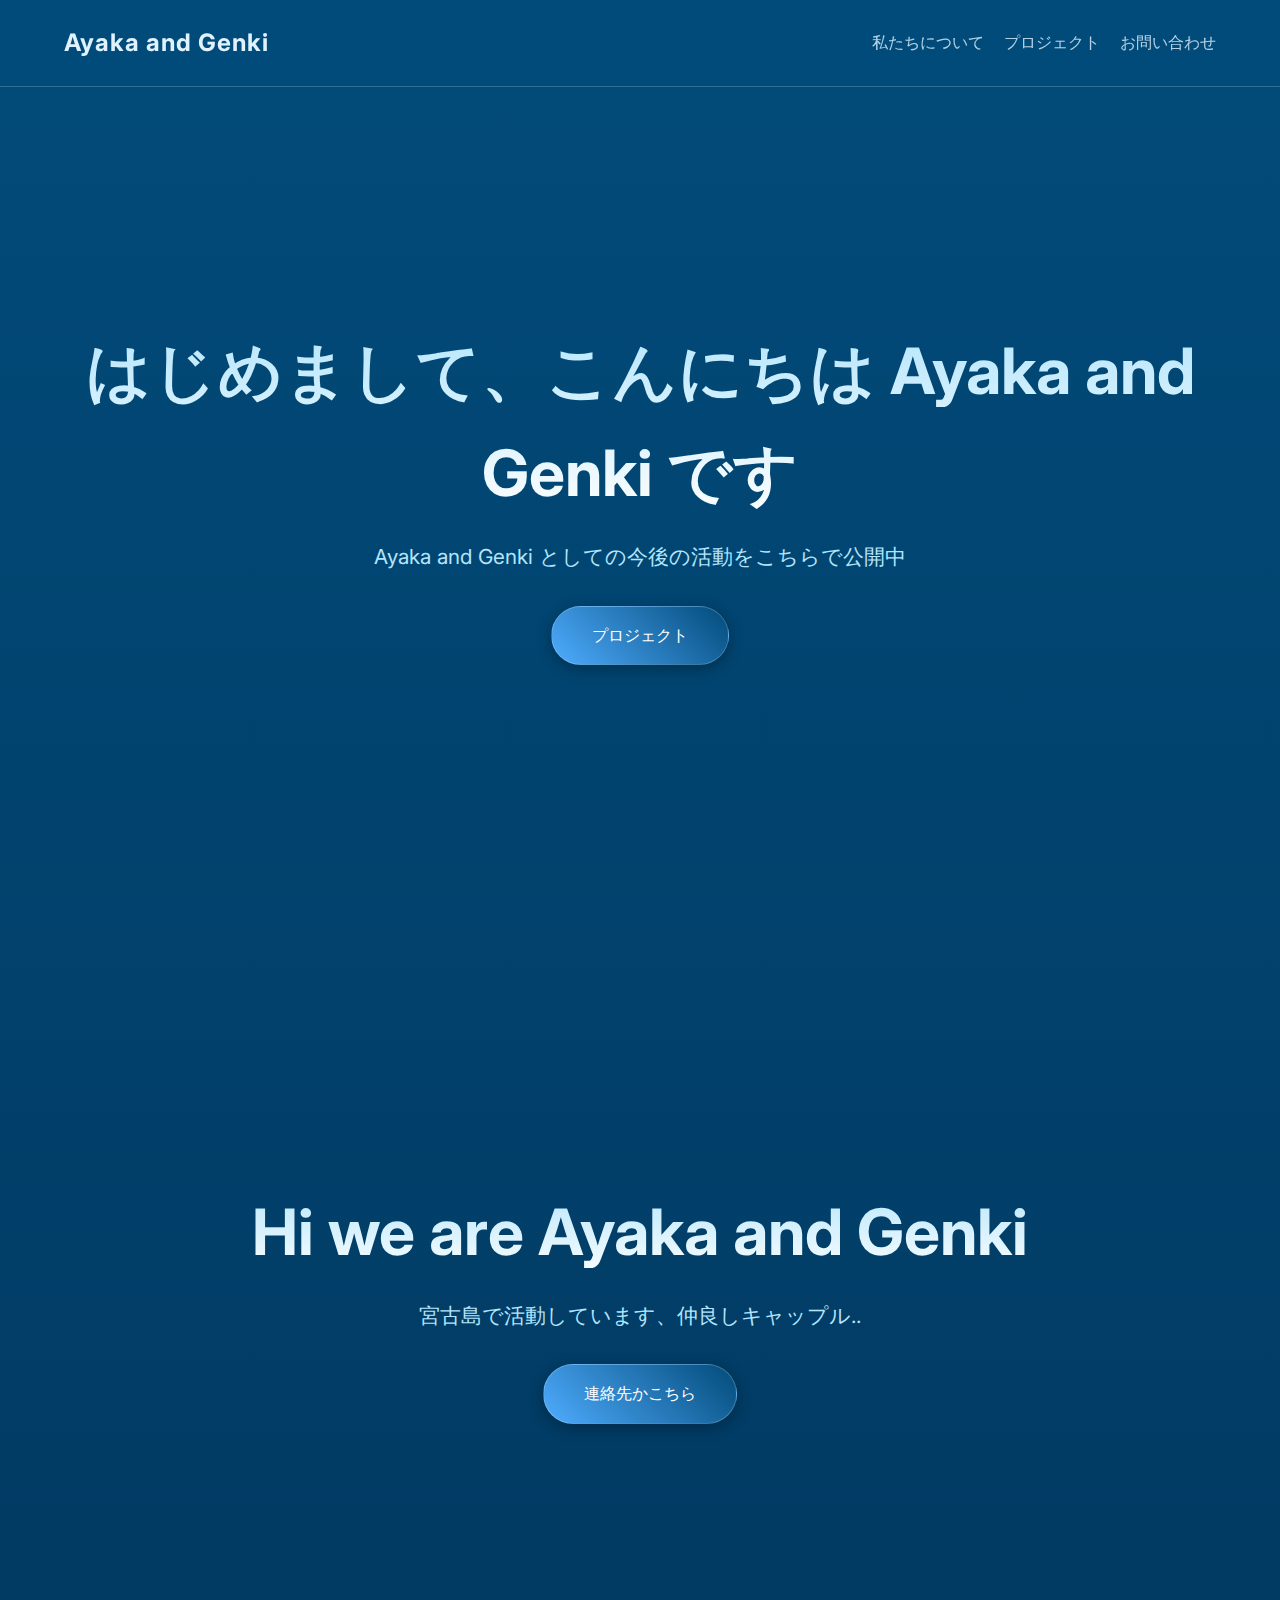
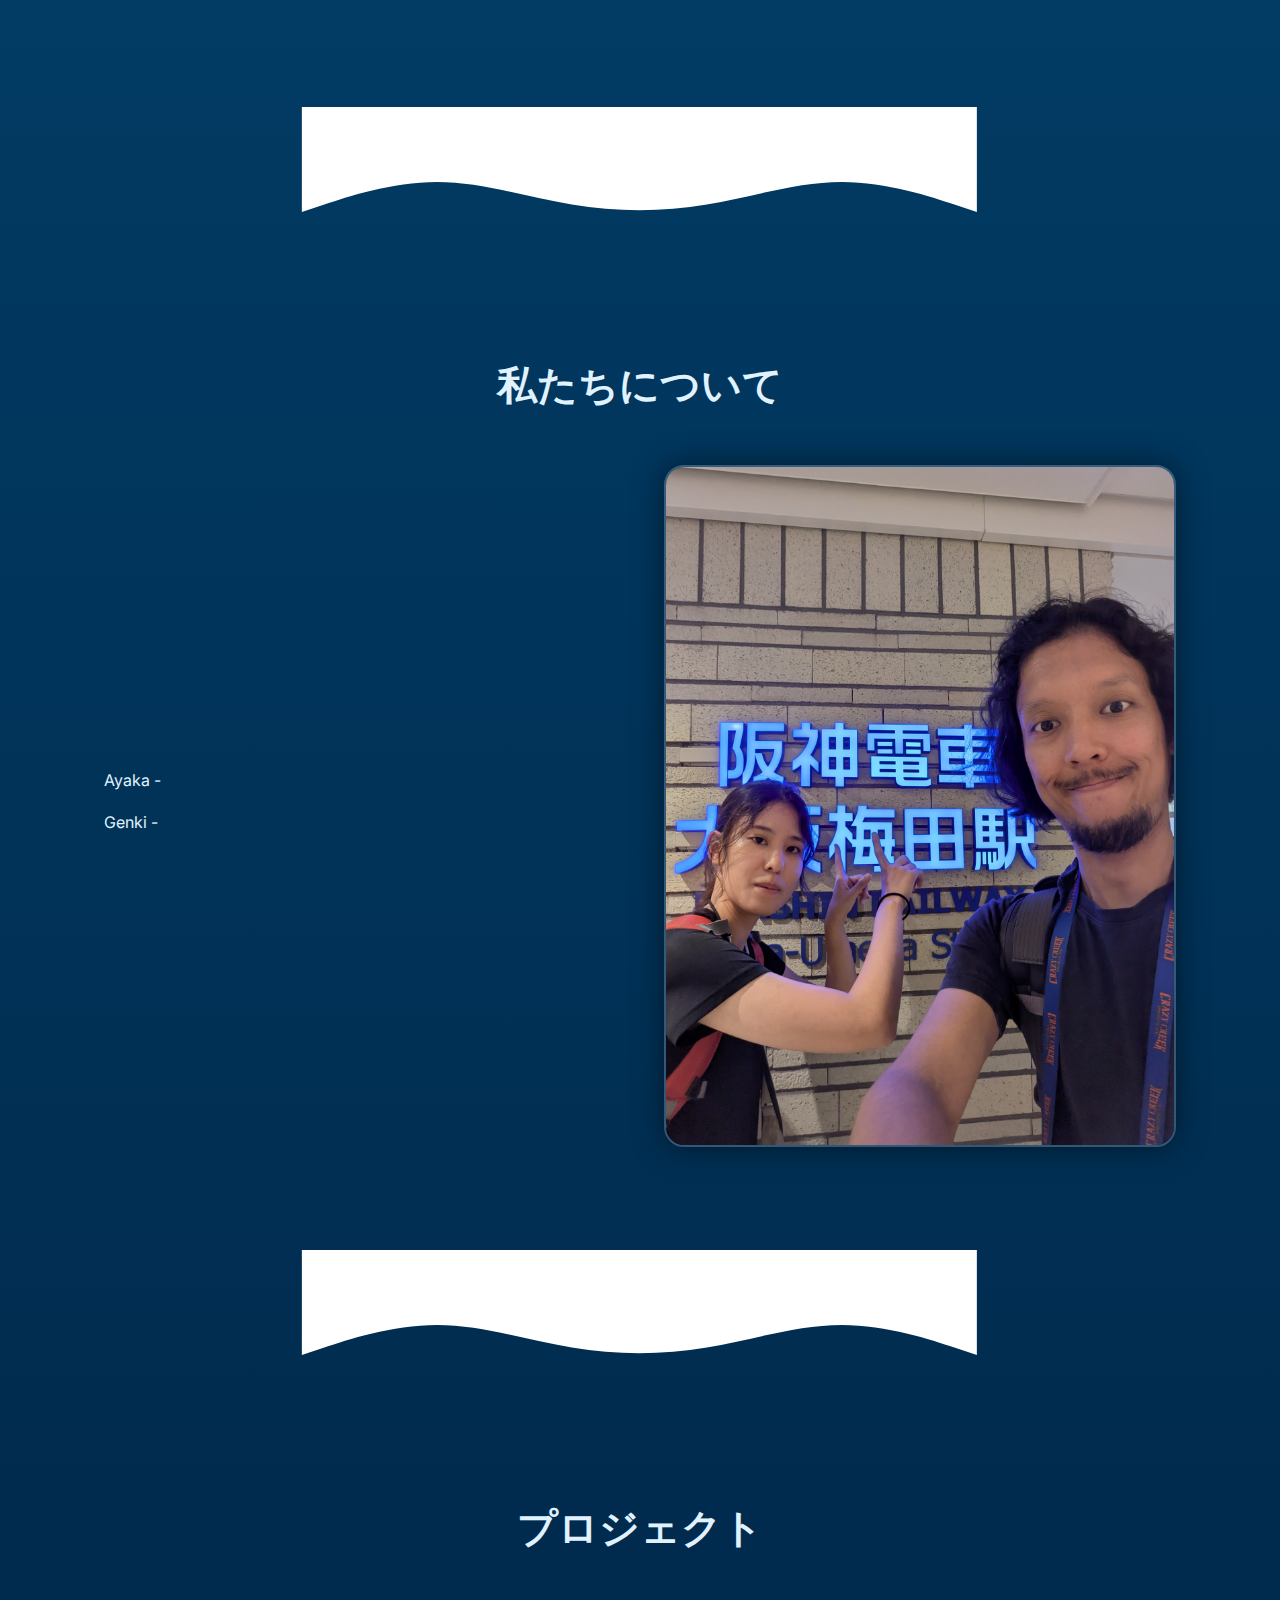
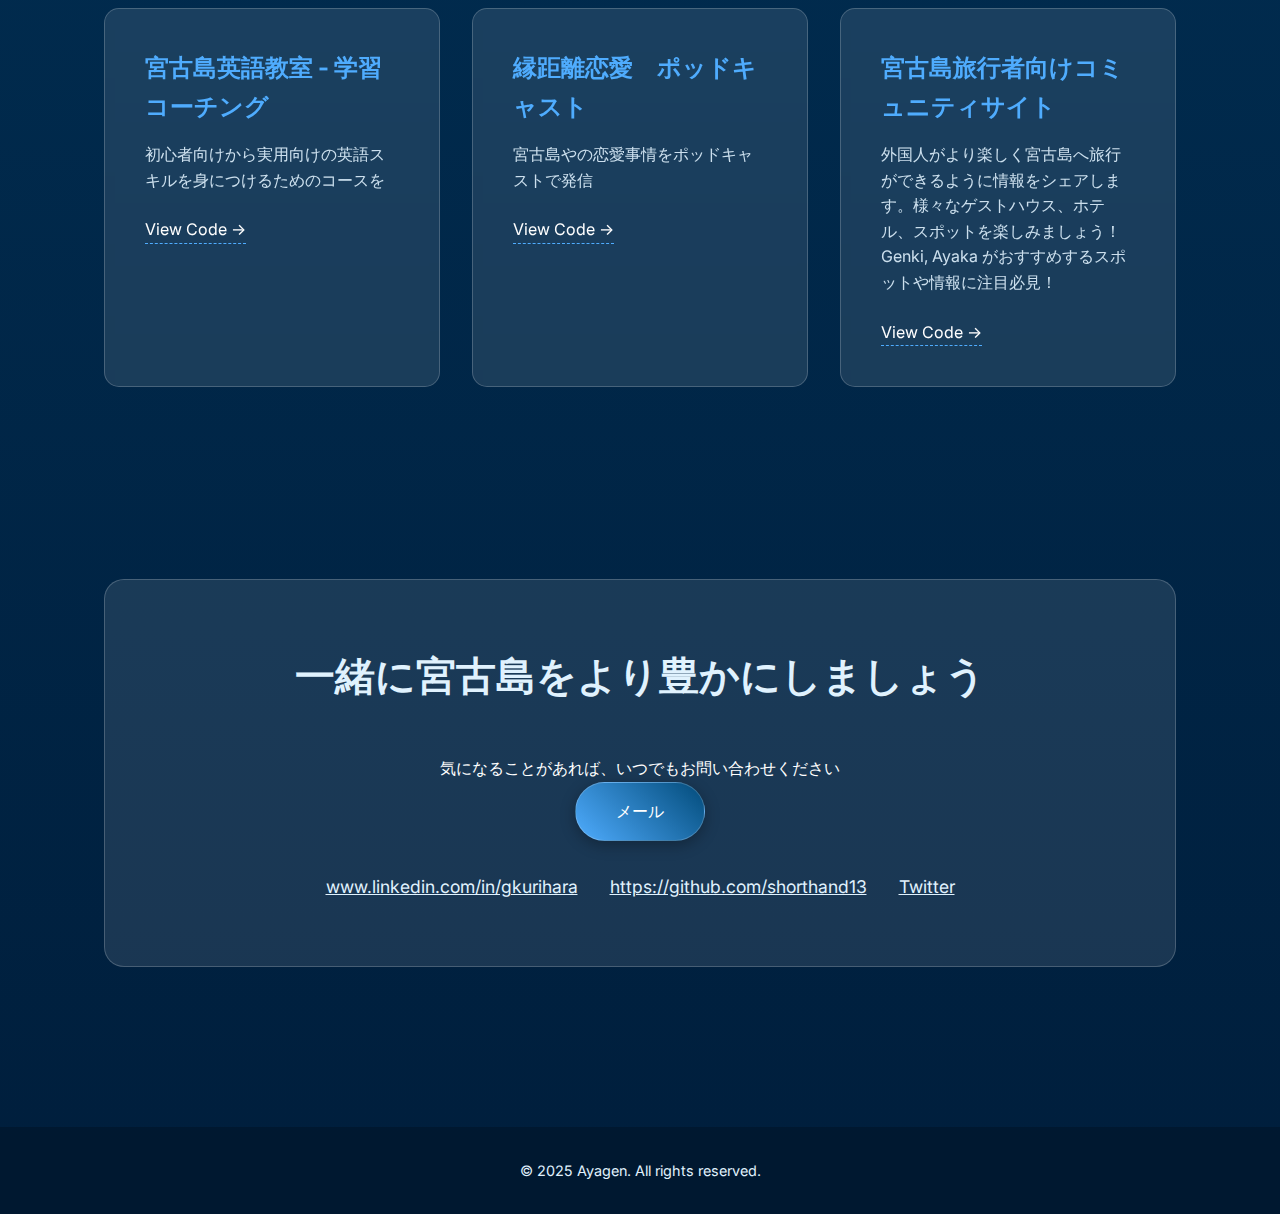
<file: index.html>
<!DOCTYPE html>
<html lang="en">
<head>
    <meta charset="UTF-8">
    <meta name="viewport" content="width=device-width, initial-scale=1.0">
    <title>Ayagen</title>
    <link rel="stylesheet" href="style.css">
    <!-- Importing a nice font from Google -->
    <link href="https://fonts.googleapis.com/css2?family=Inter:wght@300;400;600&display=swap" rel="stylesheet">
</head>
<body>

    <!-- Navigation -->
    <nav class="navbar">
        <div class="logo">Ayaka and Genki</div>
        <ul class="nav-links">
            <li><a href="#about">私たちについて</a></li>
            <li><a href="#projects">プロジェクト</a></li>
            <li><a href="#contact">お問い合わせ</a></li>
        </ul>
    </nav>

    <!-- Hero Section -->
    <header class="hero">
        <!-- The Bubble Elements -->
        <div class="bubbles">
            <div class="bubble"></div>
            <div class="bubble"></div>
            <div class="bubble"></div>
            <div class="bubble"></div>
            <div class="bubble"></div>
            <div class="bubble"></div>
            <div class="bubble"></div>
            <div class="bubble"></div>
        </div>

        <div class="hero-content">
            <h1>はじめまして、こんにちは <span class="highlight"> Ayaka and Genki です</span></h1>
            <p class="subtitle">Ayaka and Genki としての今後の活動をこちらで公開中</p>
            <a href="#projects" class="btn">プロジェクト</a>
        </div>
    </header>

    <header class="hero">
        <div class="hero-content">
            <h1>Hi we are  <span class="highlight">Ayaka and Genki</span></h1>
            <p class="subtitle">宮古島で活動しています、仲良しキャップル..
            </p>
            <a href="#contact" class="btn">連絡先かこちら</a>
        </div>
    </header>

<!-- WAVE SEPARATOR START -->
<div class="wave-container">
    <svg xmlns="http://www.w3.org/2000/svg" viewBox="0 0 1440 320">
        <!-- Change fill="#ffffff" to match the background color of the section BELOW the wave -->
        <path fill="#ffffff" fill-opacity="1" d="M0,96L48,112C96,128,192,160,288,160C384,160,480,128,576,112C672,96,768,96,864,112C960,128,1056,160,1152,160C1248,160,1344,128,1392,112L1440,96L1440,320L1392,320C1344,320,1248,320,1152,320C1056,320,960,320,864,320C768,320,672,320,576,320C480,320,384,320,288,320C192,320,96,320,48,320L0,320Z"></path>
    </svg>
</div>
<!-- WAVE SEPARATOR END -->

    <!-- About Section -->
    <section id="about" class="container">
        <h2>私たちについて</h2>
        <div class="about-grid">
            <div class="about-text">
                <p>Ayaka - </p>
                <p>Genki - </p>
            </div>
            <!-- Replace the src below with your own photo later -->
            <div class="about-image">
                <img src="couple_pic.jpg" ..." alt="Profile Picture">
            </div>
        </div>
    </section>

<!-- WAVE SEPARATOR START -->
<div class="wave-container">
    <svg xmlns="http://www.w3.org/2000/svg" viewBox="0 0 1440 320">
        <!-- Change fill="#ffffff" to match the background color of the section BELOW the wave -->
        <path fill="#ffffff" fill-opacity="1" d="M0,96L48,112C96,128,192,160,288,160C384,160,480,128,576,112C672,96,768,96,864,112C960,128,1056,160,1152,160C1248,160,1344,128,1392,112L1440,96L1440,320L1392,320C1344,320,1248,320,1152,320C1056,320,960,320,864,320C768,320,672,320,576,320C480,320,384,320,288,320C192,320,96,320,48,320L0,320Z"></path>
    </svg>
</div>
<!-- WAVE SEPARATOR END -->

    <!-- Projects Section -->
    <section id="projects" class="container">
        <h2>プロジェクト</h2>
        <div class="project-grid">
            <!-- Project Card 1 -->
            <div class="card">
                <h3>宮古島英語教室 - 学習コーチング</h3>
                <p>初心者向けから実用向けの英語スキルを身につけるためのコースを</p>
                <a href="#">View Code &rarr;</a>
            </div>
            <!-- Project Card 2 -->
            <div class="card">
                <h3>縁距離恋愛　ポッドキャスト</h3>
                <p>宮古島やの恋愛事情をポッドキャストで発信</p>
                <a href="#">View Code &rarr;</a>
            </div>
            <!-- Project Card 3 -->
            <div class="card">
                <h3>宮古島旅行者向けコミュニティサイト</h3>
                <p>外国人がより楽しく宮古島へ旅行ができるように情報をシェアします。様々なゲストハウス、ホテル、スポットを楽しみましょう！ Genki, Ayaka がおすすめするスポットや情報に注目必見！</p>
                <a href="#">View Code &rarr;</a>
            </div>
        </div>
    </section>

    <!-- Contact Section -->
    <section id="contact" class="container">
        <div class="contact-box">
            <h2>一緒に宮古島をより豊かにしましょう</h2>
            <p>気になることがあれば、いつでもお問い合わせください</p>
            <a href="genki.kurihara01@gmail.com" class="btn">メール</a>
            
            <div class="social-links">
                <a href="#">www.linkedin.com/in/gkurihara</a>
                <a href="#">https://github.com/shorthand13</a>
                <a href="#">Twitter</a>
            </div>
        </div>
    </section>

    <footer>
        <p>&copy; 2025 Ayagen. All rights reserved.</p>
    </footer>

</body>
</html>
</file>
<file: style.css>
/* 1. OCEAN THEME VARIABLES & RESET */
:root {
    --deep-water: #001e3c;
    --mid-water: #024b7a;
    --surface: #4facfe;
    --foam: #e0f2fe;
    --glass: rgba(255, 255, 255, 0.1);
    --glass-border: rgba(255, 255, 255, 0.2);
    --text-glow: 0 0 10px rgba(79, 172, 254, 0.5);
}

* {
    margin: 0;
    padding: 0;
    box-sizing: border-box;
    scroll-behavior: smooth;
}

body {
    font-family: 'Inter', sans-serif;
    line-height: 1.6;
    /* The Ocean Gradient Background */
    background: linear-gradient(to bottom, var(--mid-water), var(--deep-water));
    color: #fff;
    min-height: 100vh;
}

/* 2. NAVIGATION (Floating Glass) */
.navbar {
    display: flex;
    justify-content: space-between;
    align-items: center;
    padding: 1.5rem 5%;
    position: sticky;
    top: 0;
    z-index: 100;
    /* Glassmorphism Effect */
    background: rgba(2, 75, 122, 0.7);
    backdrop-filter: blur(10px);
    border-bottom: 1px solid var(--glass-border);
}

.logo {
    font-weight: 700;
    font-size: 1.5rem;
    color: var(--foam);
    letter-spacing: 1px;
}

.nav-links {
    list-style: none;
    display: flex;
    gap: 20px;
}

.nav-links a {
    text-decoration: none;
    color: var(--foam);
    font-weight: 500;
    transition: all 0.3s ease;
    opacity: 0.8;
}

.nav-links a:hover {
    opacity: 1;
    text-shadow: var(--text-glow);
}

/* 3. HERO SECTION (Underwater) */
.hero {
    height: 90vh;
    display: flex;
    justify-content: center;
    align-items: center;
    text-align: center;
    position: relative;
    overflow: hidden;
}

.hero-content {
    z-index: 2;
    animation: floatText 3s ease-in-out infinite;
}

.hero h1 {
    font-size: 4rem;
    margin-bottom: 1rem;
    background: linear-gradient(to top, #fff, #b3e5fc);
    -webkit-background-clip: text;
    -webkit-text-fill-color: transparent;
}

.highlight {
    color: var(--surface);
}

.subtitle {
    font-size: 1.3rem;
    color: #b3e5fc;
    margin-bottom: 2rem;
}

/* Ocean Button */
.btn {
    display: inline-block;
    padding: 1rem 2.5rem;
    background: linear-gradient(45deg, var(--surface), var(--mid-water));
    color: #fff;
    text-decoration: none;
    border-radius: 50px; /* Rounded pill shape */
    box-shadow: 0 4px 15px rgba(0,0,0,0.3);
    transition: transform 0.3s, box-shadow 0.3s;
    border: 1px solid var(--glass-border);
}

.btn:hover {
    transform: translateY(-3px);
    box-shadow: 0 0 20px rgba(79, 172, 254, 0.6);
}

/* 4. LAYOUT & GLASS CARDS */
.container {
    padding: 6rem 5%;
    max-width: 1200px;
    margin: 0 auto;
}

h2 {
    font-size: 2.5rem;
    margin-bottom: 3rem;
    text-align: center;
    color: var(--foam);
    position: relative;
    display: inline-block;
    width: 100%;
}

/* 5. PROJECTS (Frosted Glass Cards) */
.project-grid {
    display: grid;
    grid-template-columns: repeat(auto-fit, minmax(300px, 1fr));
    gap: 2rem;
}

.card {
    background: var(--glass);
    backdrop-filter: blur(5px);
    padding: 2.5rem;
    border-radius: 15px;
    border: 1px solid var(--glass-border);
    transition: transform 0.3s, background 0.3s;
}

.card:hover {
    transform: translateY(-10px);
    background: rgba(255, 255, 255, 0.15);
}

.card h3 {
    color: var(--surface);
    margin-bottom: 1rem;
    font-size: 1.5rem;
}

.card p {
    color: #e0f2fe;
    opacity: 0.9;
}

.card a {
    display: inline-block;
    margin-top: 1.5rem;
    color: #fff;
    text-decoration: none;
    border-bottom: 1px dashed var(--surface);
}

/* 6. ABOUT SECTION */
.about-grid {
    display: grid;
    grid-template-columns: 1fr 1fr;
    gap: 3rem;
    align-items: center;
}

.about-text p {
    margin-bottom: 1rem;
    color: #e0f2fe;
}

.about-image img {
    width: 100%;
    border-radius: 20px;
    box-shadow: 0 0 30px rgba(0,0,0,0.5);
    border: 2px solid var(--glass-border);
}

/* 7. CONTACT & FOOTER */
.contact-box {
    text-align: center;
    background: var(--glass);
    padding: 4rem;
    border-radius: 20px;
    border: 1px solid var(--glass-border);
}

.social-links {
    margin-top: 2rem;
    display: flex;
    justify-content: center;
    gap: 2rem;
}

.social-links a {
    color: var(--foam);
    font-size: 1.1rem;
}

footer {
    text-align: center;
    padding: 2rem;
    background: rgba(0,0,0,0.2);
    color: var(--foam);
    margin-top: 4rem;
    font-size: 0.9rem;
}

/* 8. WAVE SEPARATOR */
.wave-container {
    position: relative;
    width: 100%;
    overflow: hidden;
    line-height: 0; /* Removes tiny gap at bottom */
    transform: rotate(180deg); /* Flips it so it looks like it's hanging down */
}

.wave-container svg {
    position: relative;
    display: block;
    width: calc(100% + 1.3px);
    height: 150px; /* Adjust height of the wave here */
}

/* 9. ANIMATIONS */

/* Floating Text Animation */
@keyframes floatText {
    0%, 100% { transform: translateY(0); }
    50% { transform: translateY(-10px); }
}

/* Bubble Animations */
.bubbles {
    position: absolute;
    width: 100%;
    height: 100%;
    z-index: 0;
    top: 0;
    left: 0;
    overflow: hidden;
    pointer-events: none;
}

.bubble {
    position: absolute;
    bottom: -100px;
    background-color: rgba(255, 255, 255, 0.1);
    border-radius: 50%;
    animation: rise 10s infinite ease-in;
}

.bubble:nth-child(1) { width: 40px; height: 40px; left: 10%; animation-duration: 8s; }
.bubble:nth-child(2) { width: 20px; height: 20px; left: 20%; animation-duration: 5s; animation-delay: 1s; }
.bubble:nth-child(3) { width: 50px; height: 50px; left: 35%; animation-duration: 10s; animation-delay: 2s; }
.bubble:nth-child(4) { width: 80px; height: 80px; left: 50%; animation-duration: 12s; animation-delay: 0s; }
.bubble:nth-child(5) { width: 35px; height: 35px; left: 55%; animation-duration: 6s; animation-delay: 1s; }
.bubble:nth-child(6) { width: 45px; height: 45px; left: 65%; animation-duration: 8s; animation-delay: 3s; }
.bubble:nth-child(7) { width: 25px; height: 25px; left: 70%; animation-duration: 4s; animation-delay: 2s; }
.bubble:nth-child(8) { width: 80px; height: 80px; left: 80%; animation-duration: 6s; animation-delay: 1s; }

@keyframes rise {
    0% { bottom: -100px; transform: translateX(0); opacity: 0; }
    50% { opacity: 0.5; }
    100% { bottom: 1080px; transform: translateX(-20px); opacity: 0; }
}

/* Mobile */
@media (max-width: 768px) {
    .hero h1 { font-size: 2.5rem; }
    .about-grid { grid-template-columns: 1fr; }
}
</file>
